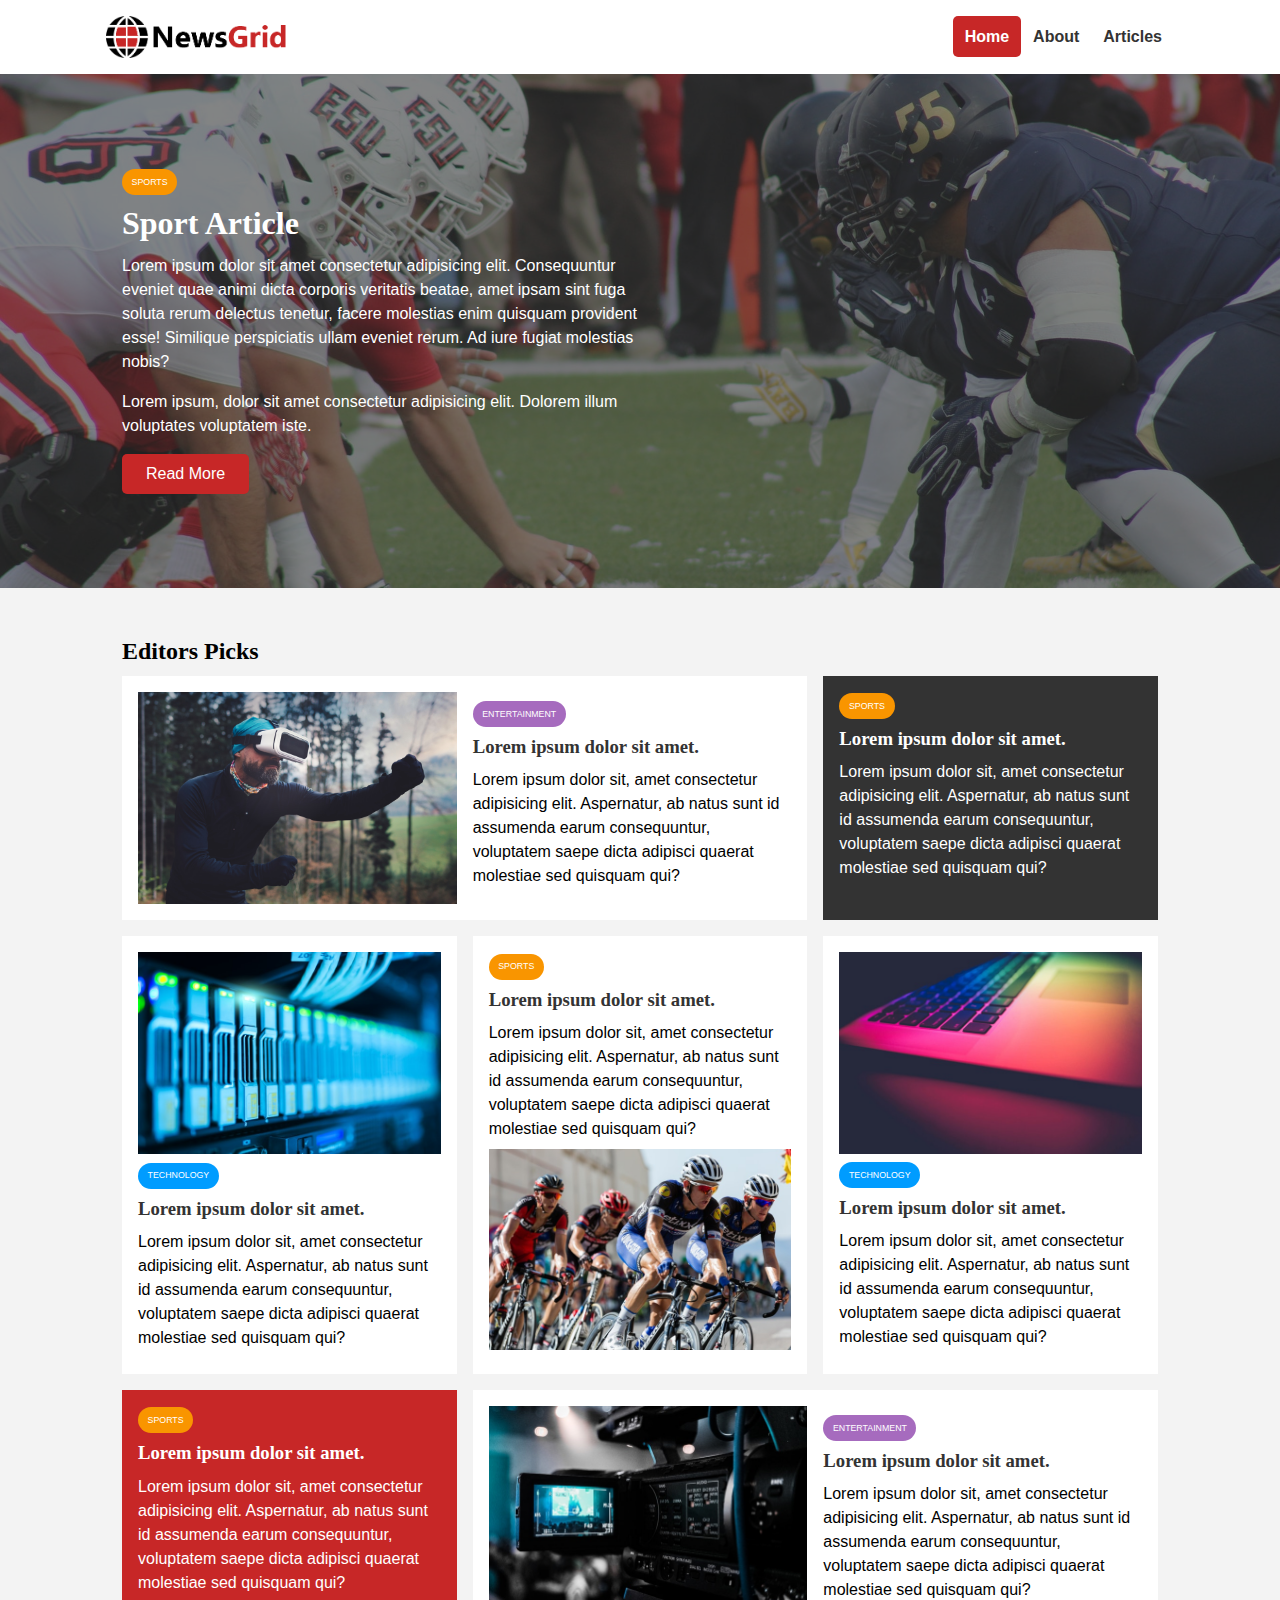
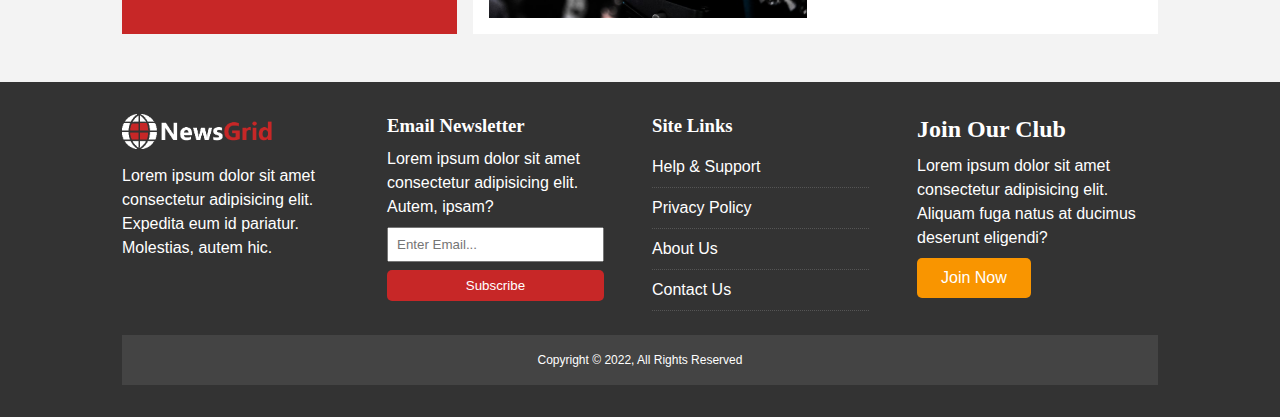
<file: index.html>
<!DOCTYPE html>
<html lang="en">
<head>
    <meta charset="UTF-8">
    <meta http-equiv="X-UA-Compatible" content="IE=edge">
    <meta name="viewport" content="width=device-width, initial-scale=1.0">
    <link rel="stylesheet" href="css/style.css">
    <link rel="stylesheet" media="screen and (max-width: 768px)" href="css/mobile.css">
    <title>News Hub | Lastest News</title>
</head>

<body>
    <nav id="main-nav">
        <div class="container">
            <img src="/images/logo.png" alt="News Hub" class="logo">
            <div class="social">
                <a href="http://facebook.com" target="_blank"><i class="fab fa-facebook fa-2x"></i></a>
                <a href="http://twitter.com" target="_blank"><i class="fab fa-twitter fa-2x"></i></a>
                <a href="http://instagram.com" target="_blank"><i class="fab fa-instagram fa-2x"></i></a>
                <a href="http://youtube.com" target="_blank"><i class="fab fa-youtube fa-2x"></i></a>
            </div>
            <ul>
                <li><a class="current" href="/index.html">Home</a></li>
                <li><a href="/about.html">About</a></li>
                <li><a href="/article.html">Articles</a></li>
            </ul>
        </div>
    </nav>

    <!-- showcase section  -->
    <header id="showcase">
        <div class="container">
            <div class="showcase-container">
                <div class="showcase-content">
                    <div class="category category-sports">Sports</div>
                <h1>Sport Article</h1>    
                <p>Lorem ipsum dolor sit amet consectetur adipisicing elit. Consequuntur eveniet quae 
                    animi dicta corporis veritatis beatae, amet ipsam sint fuga soluta rerum delectus 
                    tenetur, facere molestias enim quisquam provident esse! Similique perspiciatis ullam 
                    eveniet rerum. Ad iure fugiat molestias nobis?</p>
                <p>Lorem ipsum, dolor sit amet consectetur adipisicing elit. Dolorem illum voluptates voluptatem iste.</p>
                    <a href="/article.html" class="btn btn-primary">Read More</a>
                </div>
            </div>
        </div>
    </header>

<!-- Home articles section -->
<section id="home-articles" class="py-3">
    <div class="container">
        <h2>Editors Picks</h2>
        <div class="articles-container">

            <article class="card">
                <img src="/images/articles/ent1.jpg" alt="">
                <div>
                    <div class="category category-ent">Entertainment</div>
                    <h3>
                        <a href="/article.html">Lorem ipsum dolor sit amet.</a>
                    </h3>
                    <p>Lorem ipsum dolor sit, amet consectetur adipisicing elit. Aspernatur, 
                    ab natus sunt id assumenda earum consequuntur, voluptatem saepe dicta 
                    adipisci quaerat molestiae sed quisquam qui?</p>
                </div>
            </article>

            <article class="card bg-dark">
                    <div class="category category-sports">Sports</div>

                        <a href="/article.html"> <h3>Lorem ipsum dolor sit amet.</h3> 
                            <p>Lorem ipsum dolor sit, amet consectetur adipisicing elit. Aspernatur, 
                                ab natus sunt id assumenda earum consequuntur, voluptatem saepe dicta 
                                adipisci quaerat molestiae sed quisquam qui?</p>
                        </a>
                    
            </article>

            <article class="card">
                <img src="/images/articles/tech1.jpg" alt="">
                    <div class="category category-tech">Technology</div>
                    <h3>
                        <a href="/article.html">Lorem ipsum dolor sit amet.</a>
                    </h3>
                    <p>Lorem ipsum dolor sit, amet consectetur adipisicing elit. Aspernatur, 
                    ab natus sunt id assumenda earum consequuntur, voluptatem saepe dicta 
                    adipisci quaerat molestiae sed quisquam qui?</p>
            </article>

            <article class="card">
                    <div class="category category-sports">Sports</div>
                    <h3>
                        <a href="/article.html">Lorem ipsum dolor sit amet.</a>
                    </h3>
                    <p>Lorem ipsum dolor sit, amet consectetur adipisicing elit. Aspernatur, 
                        ab natus sunt id assumenda earum consequuntur, voluptatem saepe dicta 
                        adipisci quaerat molestiae sed quisquam qui?</p>
                    <img src="/images/articles/sports1.jpg" alt="">
            </article>

            <article class="card">
                <img src="/images/articles/tech2.jpg" alt="">
                    <div class="category category-tech">Technology</div>
                    <h3>
                        <a href="/article.html">Lorem ipsum dolor sit amet.</a>
                    </h3>
                    <p>Lorem ipsum dolor sit, amet consectetur adipisicing elit. Aspernatur, 
                    ab natus sunt id assumenda earum consequuntur, voluptatem saepe dicta 
                    adipisci quaerat molestiae sed quisquam qui?</p>
            </article>

            <article class="card bg-primary">
                <div class="category category-sports">Sports</div>
                <h3>
                    <a href="/article.html">Lorem ipsum dolor sit amet.</a>
                </h3>
                <p>Lorem ipsum dolor sit, amet consectetur adipisicing elit. Aspernatur, 
                ab natus sunt id assumenda earum consequuntur, voluptatem saepe dicta 
                adipisci quaerat molestiae sed quisquam qui?</p>
            </article>

           <article class="card">
            <img src="/images/articles/ent2.jpg" alt="">
            <div>
                <div class="category category-ent">Entertainment</div>
                <h3>
                    <a href="/article.html">Lorem ipsum dolor sit amet.</a>
                </h3>
                <p>Lorem ipsum dolor sit, amet consectetur adipisicing elit. Aspernatur, 
                ab natus sunt id assumenda earum consequuntur, voluptatem saepe dicta 
                adipisci quaerat molestiae sed quisquam qui?</p>
            </div>
            </article>

        </div>
    </div>
</section>

<!-- footer -->
<footer id="main-footer" class="py-2">
    <div class="container footer-container">
        <div>
            <img src="/images/logo_light.png" alt="newshub">
            <p>Lorem ipsum dolor sit amet consectetur adipisicing elit. Expedita eum id pariatur. Molestias, autem hic.</p>
        </div>
        
        <div>
            <h3>Email Newsletter</h3>
            <p>Lorem ipsum dolor sit amet consectetur adipisicing elit. Autem, ipsam?</p>
            <form>
                <input type="email" placeholder="Enter Email...">
                <input type="submit" value="Subscribe" class="btn btn-primary">
            </form>
        </div>
        
        <div>
            <h3>Site Links</h3>
            <ul class="list">
                <li><a href="#">Help & Support</a></li>
                <li><a href="#">Privacy Policy</a></li>
                <li><a href="#">About Us</a></li>
                <li><a href="#">Contact Us</a></li>
            </ul>
        </div>
        
        <div>
            <h2>Join Our Club</h2>
            <p>Lorem ipsum dolor sit amet consectetur adipisicing elit. Aliquam fuga natus at ducimus deserunt eligendi?</p>
            <a href="#" class="btn btn-secondary">Join Now</a>
        </div>
       
        <div>
            <p>Copyright &copy; 2022, All Rights Reserved</p>
        </div>

    </div>

</footer>
</body>
</html>
</file>
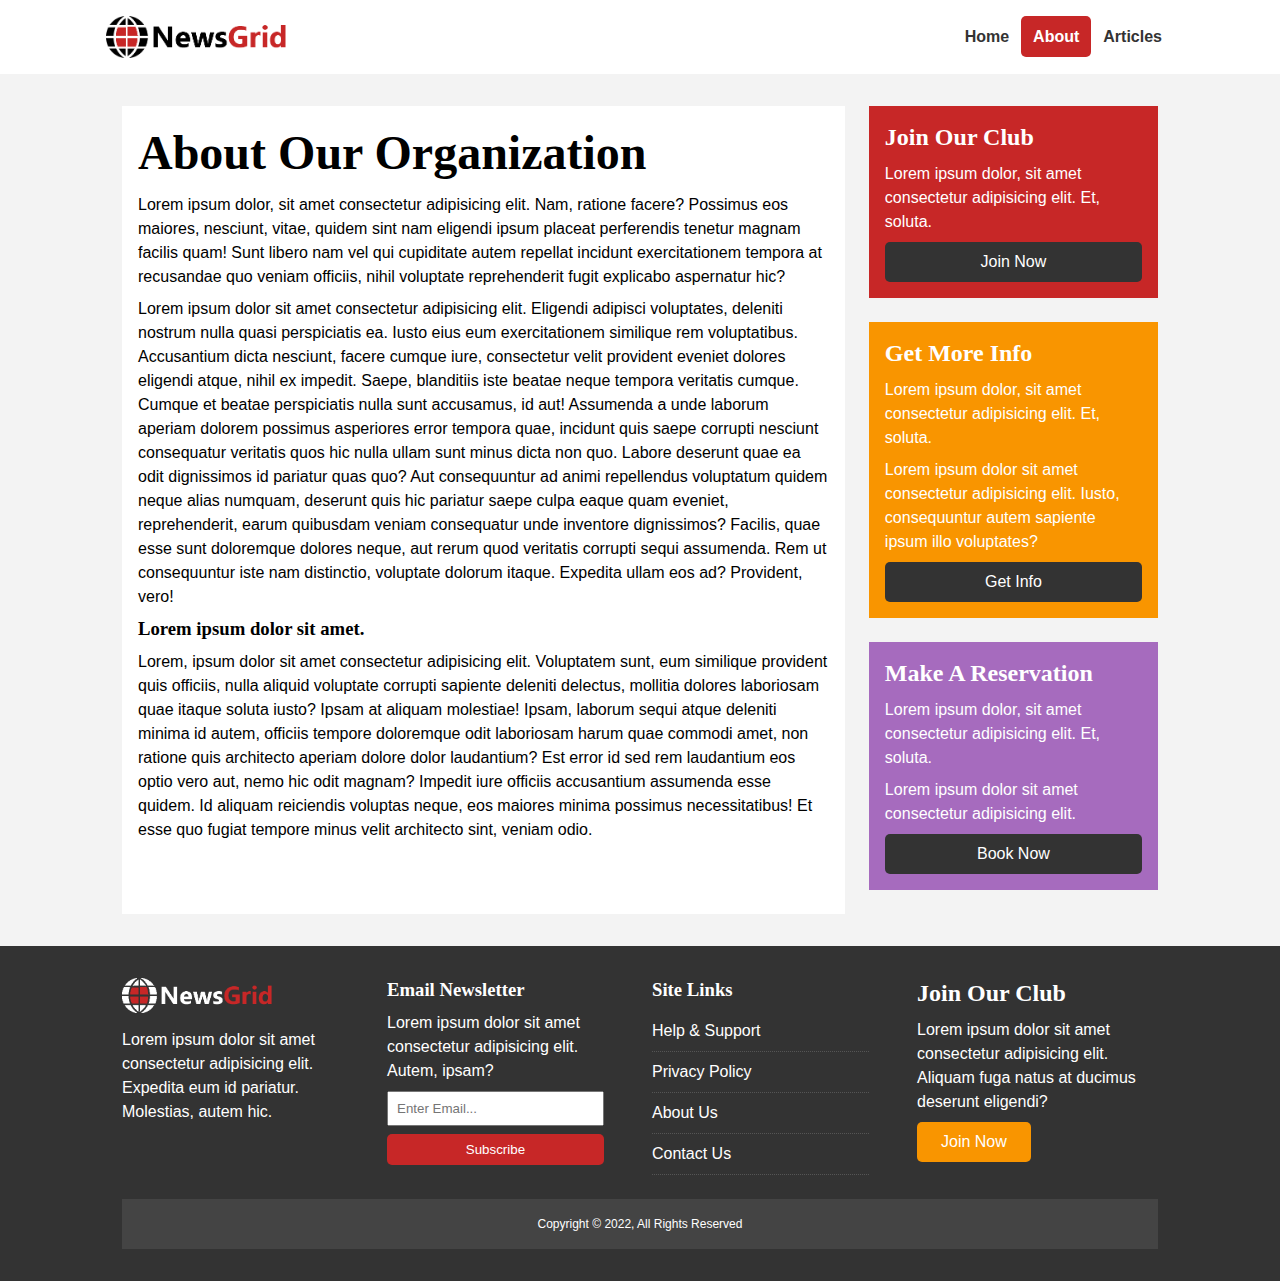
<file: about.html>
<!DOCTYPE html>
<html lang="en">
<head>
    <meta charset="UTF-8">
    <meta http-equiv="X-UA-Compatible" content="IE=edge">
    <meta name="viewport" content="width=device-width, initial-scale=1.0">
    <link rel="stylesheet" href="css/style.css">
    <link rel="stylesheet" media="screen and (max-width: 768px)" href="css/mobile.css">
    <title>News Hub | About</title>
</head>

<body>
    <nav id="main-nav">
        <div class="container">
            <img src="/images/logo.png" alt="News Hub" class="logo">
            <div class="social">
                <a href="http://facebook.com" target="_blank"><i class="fab fa-facebook fa-2x"></i></a>
                <a href="http://twitter.com" target="_blank"><i class="fab fa-twitter fa-2x"></i></a>
                <a href="http://instagram.com" target="_blank"><i class="fab fa-instagram fa-2x"></i></a>
                <a href="http://youtube.com" target="_blank"><i class="fab fa-youtube fa-2x"></i></a>
            </div>
            <ul>
                <li><a  href="/index.html">Home</a></li>
                <li><a class="current" href="/about.html">About</a></li>
                <li><a href="/article.html">Articles</a></li>
            </ul>
        </div>
    </nav>

 <!-- showcase area for about page -->
   <section id="about"> 
       <div class="container">
           <div class="page-container">

             <article class="card">
                <h1 class="l-heading">About Our Organization</h1>
                <p>Lorem ipsum dolor, sit amet consectetur adipisicing elit. Nam, ratione facere? Possimus eos maiores, nesciunt, vitae, quidem sint nam eligendi ipsum placeat perferendis tenetur magnam facilis quam! Sunt libero nam vel qui cupiditate autem repellat incidunt exercitationem tempora at recusandae quo veniam officiis, nihil voluptate reprehenderit fugit explicabo aspernatur hic?</p>
                <p>Lorem ipsum dolor sit amet consectetur adipisicing elit. Eligendi adipisci voluptates, deleniti nostrum nulla quasi perspiciatis ea. Iusto eius eum exercitationem similique rem voluptatibus. Accusantium dicta nesciunt, facere cumque iure, consectetur velit provident eveniet dolores eligendi atque, nihil ex impedit. Saepe, blanditiis iste beatae neque tempora veritatis cumque. Cumque et beatae perspiciatis nulla sunt accusamus, id aut! Assumenda a unde laborum aperiam dolorem possimus asperiores error tempora quae, incidunt quis saepe corrupti nesciunt consequatur veritatis quos hic nulla ullam sunt minus dicta non quo. Labore deserunt quae ea odit dignissimos id pariatur quas quo? Aut consequuntur ad animi repellendus voluptatum quidem neque alias numquam, deserunt quis hic pariatur saepe culpa eaque quam eveniet, reprehenderit, earum quibusdam veniam consequatur unde inventore dignissimos? Facilis, quae esse sunt doloremque dolores neque, aut rerum quod veritatis corrupti sequi assumenda. Rem ut consequuntur iste nam distinctio, voluptate dolorum itaque. Expedita ullam eos ad? Provident, vero!</p>
                <h3>Lorem ipsum dolor sit amet.</h3>
                <p>Lorem, ipsum dolor sit amet consectetur adipisicing elit. Voluptatem sunt, eum similique provident quis officiis, nulla aliquid voluptate corrupti sapiente deleniti delectus, mollitia dolores laboriosam quae itaque soluta iusto? Ipsam at aliquam molestiae! Ipsam, laborum sequi atque deleniti minima id autem, officiis tempore doloremque odit laboriosam harum quae commodi amet, non ratione quis architecto aperiam dolore dolor laudantium? Est error id sed rem laudantium eos optio vero aut, nemo hic odit magnam? Impedit iure officiis accusantium assumenda esse quidem. Id aliquam reiciendis voluptas neque, eos maiores minima possimus necessitatibus! Et esse quo fugiat tempore minus velit architecto sint, veniam odio.</p>
             </article> 

             <aside class="card bg-primary">
                 <h2>Join Our Club</h2>
                 <p>Lorem ipsum dolor, sit amet consectetur adipisicing elit. Et, soluta.</p>
                 <a href="#" class="btn btn-dark btn-block">Join Now</a>
             </aside>

             <aside class="card bg-secondary">
                 <h2>Get More Info</h2>
                 <p>Lorem ipsum dolor, sit amet consectetur adipisicing elit. Et, soluta.</p>
                 <p>Lorem ipsum dolor sit amet consectetur adipisicing elit. Iusto, consequuntur autem sapiente ipsum illo voluptates?</p>
                 <a href="#" class="btn btn-dark btn-block">Get Info</a>
             </aside>

             <aside class="card bg-ent">
                 <h2>Make A Reservation</h2>
                 <p>Lorem ipsum dolor, sit amet consectetur adipisicing elit. Et, soluta.</p>
                 <p>Lorem ipsum dolor sit amet consectetur adipisicing elit.</p>
                 <a href="#" class="btn btn-dark btn-block">Book Now</a>
             </aside>
            
            </div>
        </div>
    </section>

<!-- footer -->
<footer id="main-footer" class="py-2">
    <div class="container footer-container">
        <div>
            <img src="/images/logo_light.png" alt="newshub">
            <p>Lorem ipsum dolor sit amet consectetur adipisicing elit. Expedita eum id pariatur. Molestias, autem hic.</p>
        </div>

        <div>
            <h3>Email Newsletter</h3>
            <p>Lorem ipsum dolor sit amet consectetur adipisicing elit. Autem, ipsam?</p>
            <form>
                <input type="email" placeholder="Enter Email...">
                <input type="submit" value="Subscribe" class="btn btn-primary">
            </form>
        </div>

        <div>
            <h3>Site Links</h3>
            <ul class="list">
                <li><a href="#">Help & Support</a></li>
                <li><a href="#">Privacy Policy</a></li>
                <li><a href="#">About Us</a></li>
                <li><a href="#">Contact Us</a></li>
            </ul>
        </div>

        <div>
            <h2>Join Our Club</h2>
            <p>Lorem ipsum dolor sit amet consectetur adipisicing elit. Aliquam fuga natus at ducimus deserunt eligendi?</p>
            <a href="#" class="btn btn-secondary">Join Now</a>
        </div>

        <div>
            <p>Copyright &copy; 2022, All Rights Reserved</p>
        </div>
    </div>

</footer>
</body>
</html>
</file>
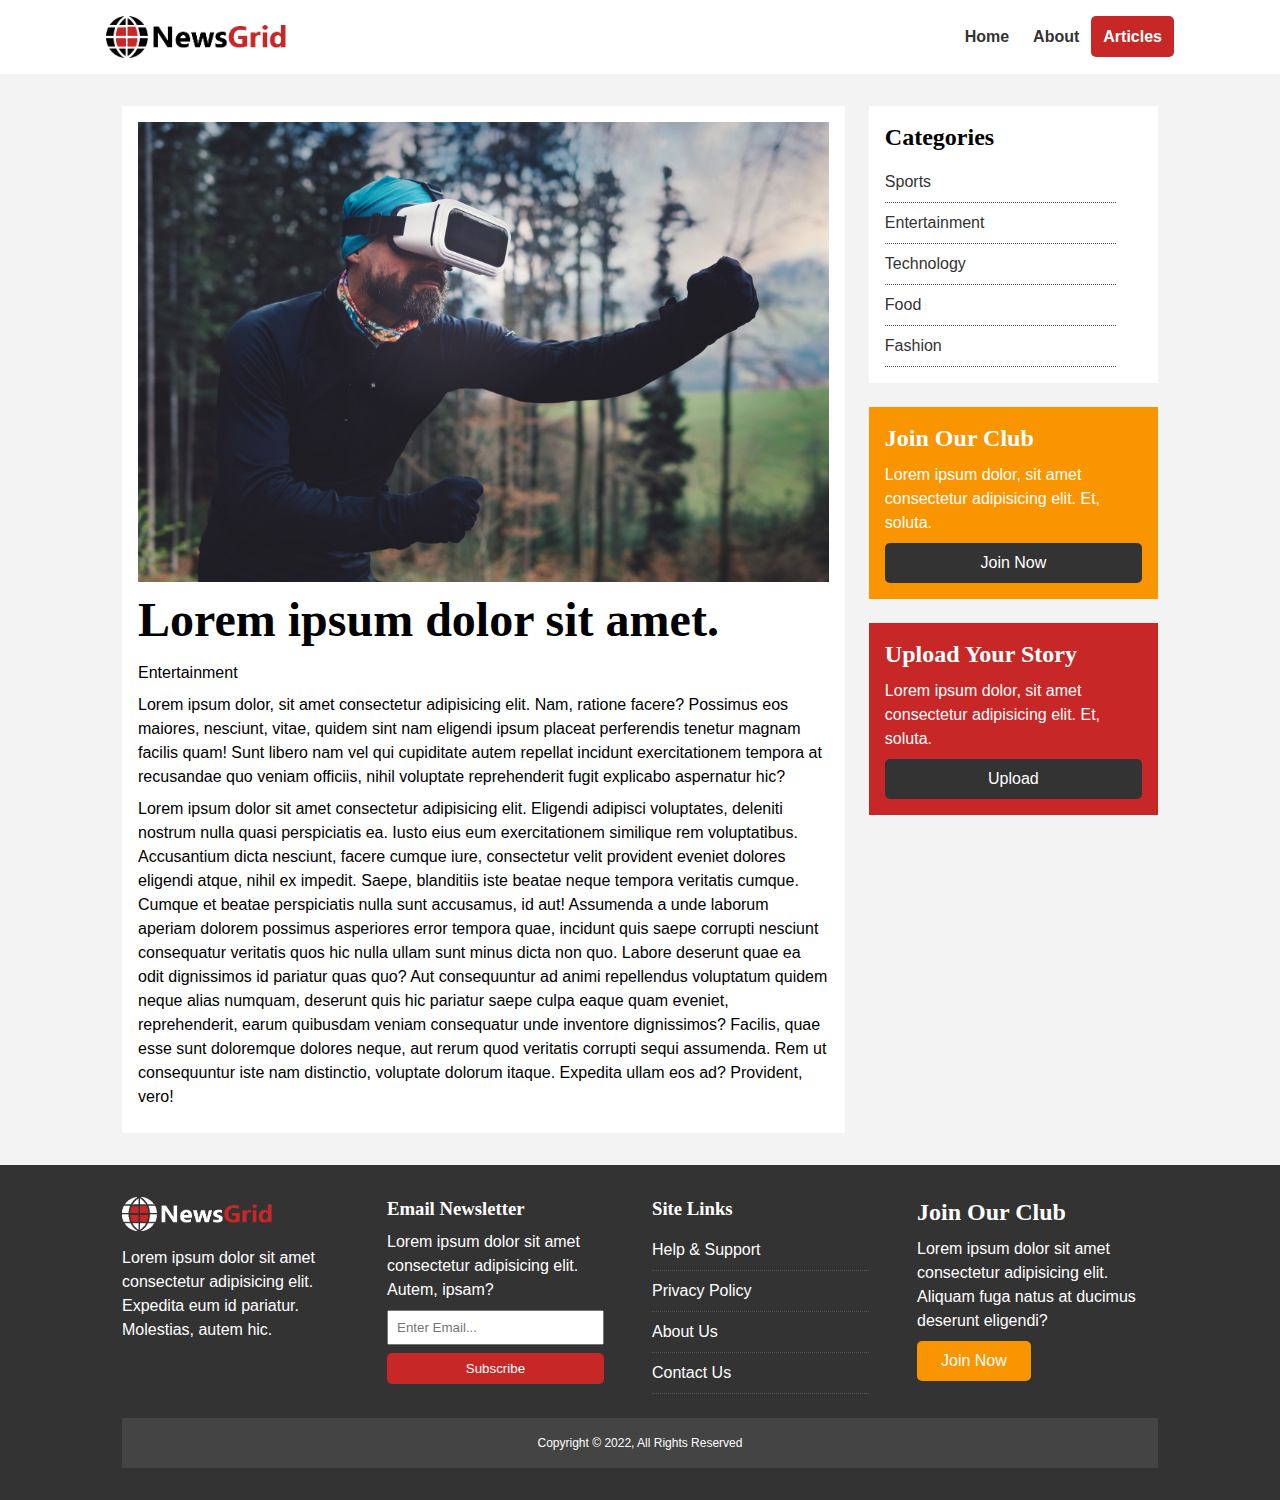
<file: article.html>
<!DOCTYPE html>
<html lang="en">
<head>
    <meta charset="UTF-8">
    <meta http-equiv="X-UA-Compatible" content="IE=edge">
    <meta name="viewport" content="width=device-width, initial-scale=1.0">
    <link rel="stylesheet" href="css/style.css">
    <link rel="stylesheet" media="screen and (max-width: 768px)" href="css/mobile.css">
    <title>News Hub | Articles</title>
</head>

<body>
    <nav id="main-nav">
        <div class="container">
            <img src="/images/logo.png" alt="News Hub" class="logo">
            <div class="social">
                <a href="http://facebook.com" target="_blank"><i class="fab fa-facebook fa-2x"></i></a>
                <a href="http://twitter.com" target="_blank"><i class="fab fa-twitter fa-2x"></i></a>
                <a href="http://instagram.com" target="_blank"><i class="fab fa-instagram fa-2x"></i></a>
                <a href="http://youtube.com" target="_blank"><i class="fab fa-youtube fa-2x"></i></a>
            </div>
            <ul>
                <li><a  href="/index.html">Home</a></li>
                <li><a  href="/about.html">About</a></li>
                <li><a class="current" href="/article.html">Articles</a></li>
            </ul>
        </div>
    </nav>

 <!-- showcase area for about page -->
   <section id="article"> 
       <div class="container">
           <div class="page-container">

             <article class="card">
                 <img src="./images/articles/ent1.jpg" alt="">
                <h1 class="l-heading">Lorem ipsum dolor sit amet.</h1>
                <div class="meta">
                    <small>
                        <!-- font awesome icon authors name -->
                    </small>
                    <div class="categoery categoery-ent">Entertainment</div>
                </div>
                <p>Lorem ipsum dolor, sit amet consectetur adipisicing elit. Nam, ratione facere? Possimus eos maiores, nesciunt, vitae, quidem sint nam eligendi ipsum placeat perferendis tenetur magnam facilis quam! Sunt libero nam vel qui cupiditate autem repellat incidunt exercitationem tempora at recusandae quo veniam officiis, nihil voluptate reprehenderit fugit explicabo aspernatur hic?</p>
                <p>Lorem ipsum dolor sit amet consectetur adipisicing elit. Eligendi adipisci voluptates, deleniti nostrum nulla quasi perspiciatis ea. Iusto eius eum exercitationem similique rem voluptatibus. Accusantium dicta nesciunt, facere cumque iure, consectetur velit provident eveniet dolores eligendi atque, nihil ex impedit. Saepe, blanditiis iste beatae neque tempora veritatis cumque. Cumque et beatae perspiciatis nulla sunt accusamus, id aut! Assumenda a unde laborum aperiam dolorem possimus asperiores error tempora quae, incidunt quis saepe corrupti nesciunt consequatur veritatis quos hic nulla ullam sunt minus dicta non quo. Labore deserunt quae ea odit dignissimos id pariatur quas quo? Aut consequuntur ad animi repellendus voluptatum quidem neque alias numquam, deserunt quis hic pariatur saepe culpa eaque quam eveniet, reprehenderit, earum quibusdam veniam consequatur unde inventore dignissimos? Facilis, quae esse sunt doloremque dolores neque, aut rerum quod veritatis corrupti sequi assumenda. Rem ut consequuntur iste nam distinctio, voluptate dolorum itaque. Expedita ullam eos ad? Provident, vero!</p>
             </article>   

             <aside id="categories" class="card">
                 <h2>Categories</h2>
                 <ul class="list">
                     <li><a href="#">Sports</a></li>
                     <li><a href="#">Entertainment</a></li>
                     <li><a href="#">Technology</a></li>
                     <li><a href="#">Food</a></li>
                     <li><a href="#">Fashion</a></li>
                 </ul>
             </aside> 
   
                <aside class="card bg-secondary">
                    <h2>Join Our Club</h2>
                    <p>Lorem ipsum dolor, sit amet consectetur adipisicing elit. Et, soluta.</p>
                    <a href="#" class="btn btn-dark btn-block">Join Now</a>
                </aside>
                

            <aside class="card bg-primary">
                <h2>Upload Your Story</h2>
                <p>Lorem ipsum dolor, sit amet consectetur adipisicing elit. Et, soluta.</p>
                <a href="#" class="btn btn-dark btn-block">Upload</a>
            </aside>
        
        </div>
    </div>
    </section>

<!-- footer -->
<footer id="main-footer" class="py-2">
    <div class="container footer-container">
        <div>
            <img src="/images/logo_light.png" alt="newshub">
            <p>Lorem ipsum dolor sit amet consectetur adipisicing elit. Expedita eum id pariatur. Molestias, autem hic.</p>
        </div>
        
        <div>
            <h3>Email Newsletter</h3>
            <p>Lorem ipsum dolor sit amet consectetur adipisicing elit. Autem, ipsam?</p>
            <form>
                <input type="email" placeholder="Enter Email...">
                <input type="submit" value="Subscribe" class="btn btn-primary">
            </form>
        </div>
        
        <div>
            <h3>Site Links</h3>
            <ul class="list">
                <li><a href="#">Help & Support</a></li>
                <li><a href="#">Privacy Policy</a></li>
                <li><a href="#">About Us</a></li>
                <li><a href="#">Contact Us</a></li>
            </ul>
        </div>
        
        <div>
            <h2>Join Our Club</h2>
            <p>Lorem ipsum dolor sit amet consectetur adipisicing elit. Aliquam fuga natus at ducimus deserunt eligendi?</p>
            <a href="#" class="btn btn-secondary">Join Now</a>
        </div>
        
        <div>
            <p>Copyright &copy; 2022, All Rights Reserved</p>
        </div>

    </div>

</footer>
</body>
</html>
</file>
<file: css/style.css>
:root {
    --primary-color: #c72727;
    --secondary-color: #f99500;
    --tech-color: #009cff;
    --ent-color: #a66bbe;
    --light-color: #f3f3f3;
    --dark-color: #333333;
    --max-width: 1100px;
}

.category {
    --sports-color: #f99500;
    --ent-color: #a66bbe;
    --tech-color: #009cff;
}

* {
    margin: 0;
    padding: 0;
    box-sizing: border-box;
}

body {
    font-family: sans-serif;
    line-height: 1.5;
    background: var(--light-color);
}

a {
    color: var(--dark-color);
    text-decoration: none;
}

ul {list-style: none;}

img {width: 100%;}

h1, h2, h3, h4, h5, h6 {
    font-family: cursive;
    margin-bottom: .55rem;
    line-height: 1.3;
}

p {margin: .5rem 0;}

/* utility class */
.container {
    max-width: var(--max-width);
    margin: auto;
    padding: 0 2rem;
    overflow: hidden;
}

.category {
    display: inline-block;
    color: white;
    font-size: 0.55rem;
    text-transform: uppercase;
    padding: 0.4rem 0.6rem;
    border-radius: 15px;
    margin-bottom: 0.5rem;
}

.category-sports { background: var(--sports-color);}
.category-ent { background: var(--ent-color);}
.category-tech { background: var(--tech-color);}

.btn {
display: inline-block;
border: none;
background: var(--dark-color);
color: white;
padding: 0.5rem 1.5rem ;
border-radius: 5px;
}

.btn-light { background: var(--light-color);}
.btn-primary { background: var(--primary-color);}
.btn-secondary { background: var(--secondary-color);}

.btn-block {
    display: block;
    width: 100%;
    text-align: center;
}

.btn:hover {
    opacity: 0.9;
}

.card {
    background: white;
    padding: 1rem;
}

.bg-dark {
    background: var(--dark-color);
    color: white;
}

.bg-primary {
    background: var(--primary-color);
    color: white;
}

.bg-secondary {
    background: var(--secondary-color);
    color: white;
}

.bg-tech {
    background: var(--tech-color);
    color: white;
}

.bg-ent {
    background: var(--ent-color);
    color: white;
}

.bg-dark h1,
.bg-dark h2,
.bg-dark h3,
.bg-dark a,
.bg-primary h1,
.bg-primary h2,
.bg-primary h3,
.bg-primary a,
.bg-secondary h1,
.bg-secondary h2,
.bg-secondary h3,
.bg-secondary a {
    color: white;
}

.py-1 { padding: 1.5rem 0;}
.py-2 { padding: 2rem 0;}
.py-3 { padding: 3rem 0;}
.p-1 { padding: 1.5rem ;}
.p-2 { padding: 2rem ;}
.p-3 { padding: 3rem ;}

.l-heading {
    font-size: 3rem;
}
.list li {
    padding: .5rem 0;
    border-bottom: #555 dotted 1px;
    width: 90%;
}

.list li a:hover {
    color: var(--primary-color) !important;
}

/* inner page about and article */
.page-container {
    display: grid;
    grid-template-columns: 5fr 2fr;
    margin: 2rem 0;
    grid-gap: 1.5rem;
}

.page-container > *:first-child {
    grid-row: 1 / span 4;
}


/* navigation bar*/
#main-nav {
    background: white;
    position: sticky;
    top: 0;
    z-index: 2;
}

#main-nav .container {
    display: grid;
    grid-template-columns: 6fr 2fr 2fr;
    padding: 1rem;
    align-items: center;
    text-align: center;
}

#main-nav .logo {
    width: 180px;
}

#main-nav ul {
    justify-self: end;
    display: flex;
}

#main-nav ul li a {
    padding: 0.75rem;
    font-weight: bold;
}

#main-nav ul li a.current {
    background:var(--primary-color);
    color: white;
    border-radius: 5px;
}

#main-nav ul li a:hover {
    background: var(--light-color);
    color: var(--dark-color);
    border-radius: 5px;
}

#main-nav .social {
    justify-self: center;
}

#main-nav .social i {
    color: #777;
    margin-right: 0.5rem;
}

/* showcase section */
#showcase {
    color: white;
    background: var(--dark-color);
    padding: 2rem;
    position: relative;
}

#showcase:before {
    content: '';
    background: url('../images/featured.jpg') no-repeat center center/cover;
    position: absolute;
    top: 0;
    left: 0;
    width: 100%;
    height: 100%;
    opacity: 0.4;
}

#showcase .showcase-container {
    display: grid;
    grid-template-columns: repeat(2, 1fr);
    justify-content: center;
    align-items: center;
    height: 50vh;
}

#showcase .showcase-content {
    z-index: 1;
}

#showcase .showcase-content p {
    margin-bottom: 1rem ;
}

/* home articles section */
#home-articles .articles-container {
    display: grid;
    grid-template-columns: repeat(3, 1fr);
    grid-gap: 1rem;
}

#home-articles .articles-container > *:first-child,
#home-articles .articles-container > *:last-child {
    display: grid;
    grid-template-columns: repeat(2, 1fr);
    grid-gap: 1rem;
    align-items: center;
    grid-column: 1 / span 2;
}

#home-articles .articles-container > *:last-child {
    grid-column: 2 / span 2;
}

/* #home-articles .articles-container > *:last-child {
    display: grid;
    grid-template-columns: repeat(2, 1fr);
    grid-gap: 1rem;
    align-items: center;
    grid-column: 2 / span 2;
} */

/* footer section */
#main-footer {
    background: var(--dark-color);
    color: white;
}

#main-footer img {
    width: 150px;
}

#main-footer a {
    color: white;
}

#main-footer .footer-container {
    display: grid;
    grid-template-columns: repeat(4, 1fr);
    grid-gap: 1.5rem;
}

#main-footer .footer-container > *:last-child {
    background: #444;
    grid-column: 1 / span 4;
    padding: .5rem;
    text-align: center;
    font-size: 00.75rem;
}

#main-footer .footer-container input[type='email'] {
    width: 90%;
    padding: 0.5rem;
    margin-bottom: 0.5rem;
}

#main-footer .footer-container input[type='submit'] {
    width: 90%;
}
</file>
<file: css/mobile.css>
/* navigation */
#main-nav .social {
    display: none;
}

#main-nav .container {
    grid-template-columns: 1fr;
    grid-gap: 1.2rem;
}

#main-nav ul,
#main-nav .logo {
    justify-self: center;
}

#main-nav .logo {
    margin-bottom: 0.5rem;
}

#main-nav ul li a {
    padding: 0.5rem;
}

/* home articles */
#home-articles .articles-container {
    grid-template-columns: repeat(2, 1fr);
}

#home-articles .articles-container > *:first-child,
#home-articles .articles-container > *:last-child {
    grid-template-columns: 1fr;
    grid-column: 1;
}

@media (max-width: 600px) {
    /* to stack the grid items */
    #showcase .showcase-container,
    #home-articles .articles-container,
    #main-footer .footer-container {
        grid-template-columns: 1fr;
    }

    #main-footer .footer-container > *:last-child {
        grid-column: 1;
    }

    #main-footer .footer-container > *:first-child,
    #main-footer .footer-container > *:nth-child(2) {
        border-bottom: #444 dotted 2px;
        padding-bottom: 1rem;
    }

    #showcase .showcase-container {
        height: 70vh;
    }
}

.page-container {
    grid-template-columns: 1fr;
    text-align: center;
}
</file>
